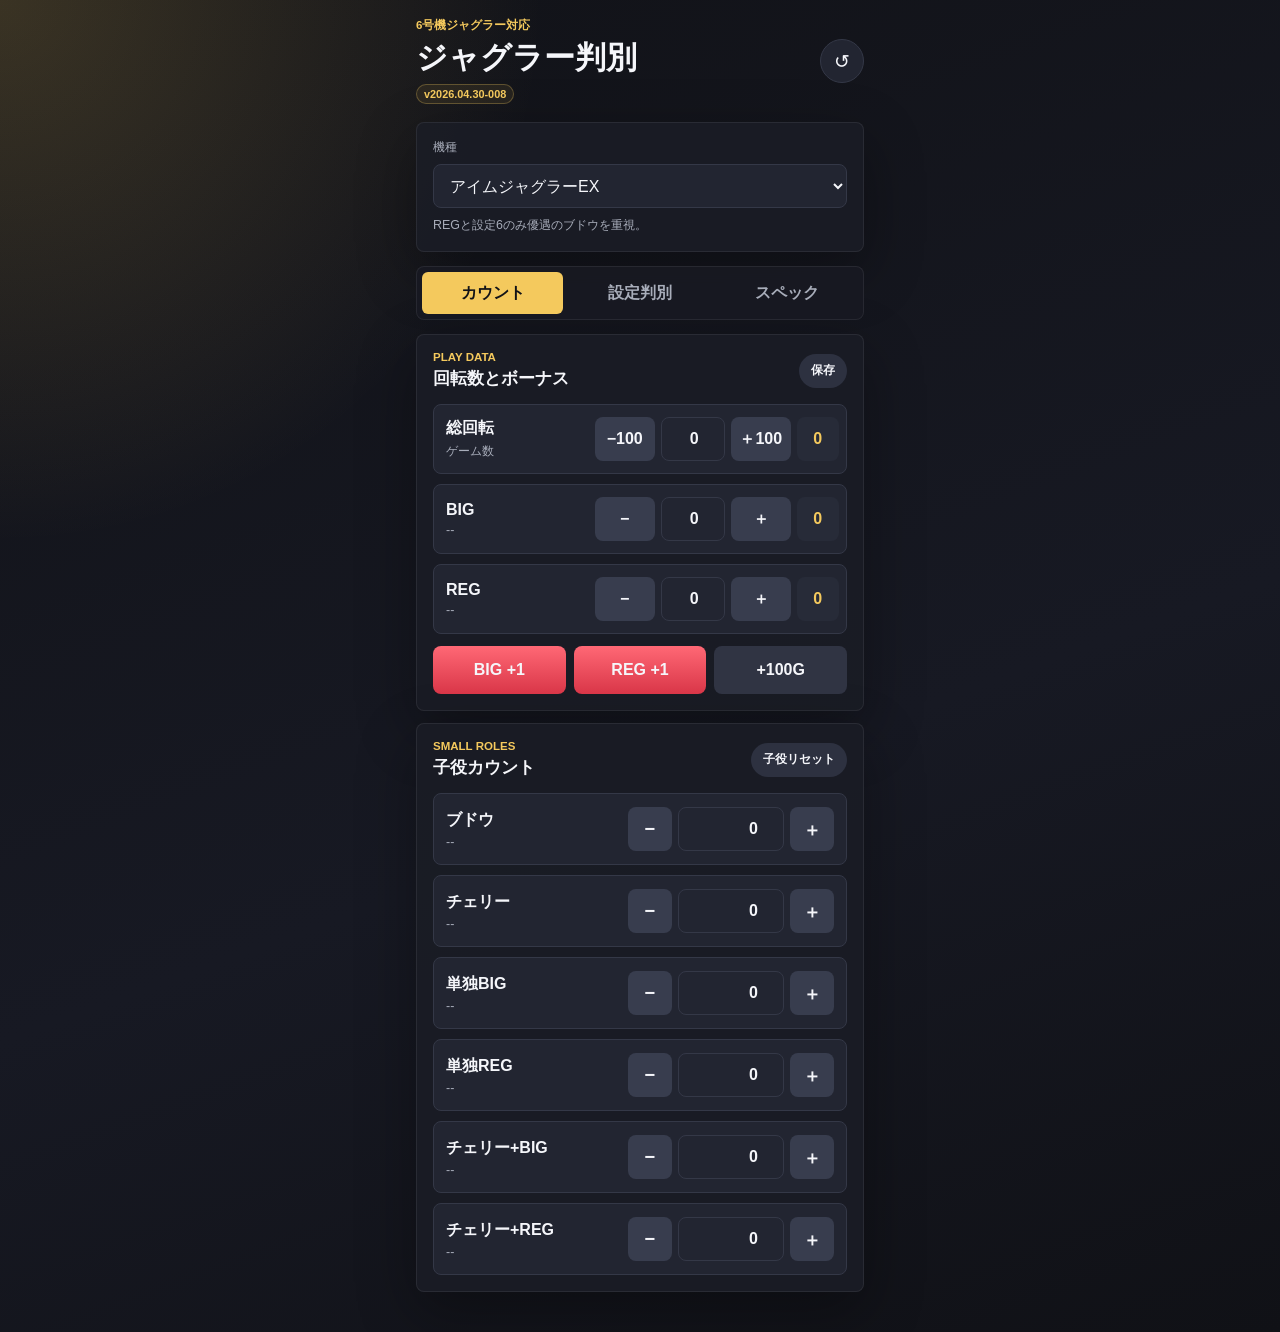
<file: index.html>
<!doctype html>
<html lang="ja">
  <head>
    <meta charset="utf-8">
    <meta name="viewport" content="width=device-width, initial-scale=1, maximum-scale=1, user-scalable=no, viewport-fit=cover">
    <meta name="theme-color" content="#111217">
    <meta http-equiv="Cache-Control" content="no-store">
    <meta http-equiv="Pragma" content="no-cache">
    <meta http-equiv="Expires" content="0">
    <meta name="apple-mobile-web-app-capable" content="yes">
    <meta name="apple-mobile-web-app-title" content="Juggler">
    <link rel="manifest" href="./manifest.webmanifest">
    <link rel="apple-touch-icon" href="./icon.svg">
    <title>Juggler Counter</title>
    <link rel="stylesheet" href="./styles.css?v=20260430-008">
  </head>
  <body>
    <main class="app-shell">
      <header class="topbar">
        <div>
          <p class="eyebrow">6号機ジャグラー対応</p>
          <h1>ジャグラー判別</h1>
          <span class="version-badge">v2026.04.30-008</span>
        </div>
        <button class="icon-button" id="resetAll" type="button" aria-label="全データをリセット">↺</button>
      </header>

      <section class="panel machine-panel">
        <label class="field-label" for="machineSelect">機種</label>
        <select id="machineSelect"></select>
        <p class="machine-note" id="machineNote"></p>
      </section>

      <nav class="tabs" aria-label="表示切替">
        <button class="tab is-active" data-tab="counter" type="button">カウント</button>
        <button class="tab" data-tab="judge" type="button">設定判別</button>
        <button class="tab" data-tab="spec" type="button">スペック</button>
      </nav>

      <section class="tab-page is-active" id="counterPage">
        <div class="panel">
          <div class="section-head">
            <div>
              <p class="eyebrow">Play Data</p>
              <h2>回転数とボーナス</h2>
            </div>
            <button class="mini-button" id="saveMemo" type="button">保存</button>
          </div>

          <div class="main-counter-list">
            <article class="main-counter-card">
              <div>
                <strong>総回転</strong>
                <span>ゲーム数</span>
              </div>
              <div class="main-controls">
                <button data-target="games" data-step="-100" type="button">−100</button>
                <input id="games" inputmode="numeric" pattern="[0-9]*" type="number" min="0" value="0">
                <button data-target="games" data-step="100" type="button">＋100</button>
                <button class="reset-one" data-reset="games" type="button">0</button>
              </div>
            </article>
            <article class="main-counter-card">
              <div>
                <strong>BIG</strong>
                <span id="bigQuickRate">--</span>
              </div>
              <div class="main-controls">
                <button data-target="big" data-step="-1" type="button">−</button>
                <input id="big" inputmode="numeric" pattern="[0-9]*" type="number" min="0" value="0">
                <button data-target="big" data-step="1" type="button">＋</button>
                <button class="reset-one" data-reset="big" type="button">0</button>
              </div>
            </article>
            <article class="main-counter-card">
              <div>
                <strong>REG</strong>
                <span id="regQuickRate">--</span>
              </div>
              <div class="main-controls">
                <button data-target="reg" data-step="-1" type="button">−</button>
                <input id="reg" inputmode="numeric" pattern="[0-9]*" type="number" min="0" value="0">
                <button data-target="reg" data-step="1" type="button">＋</button>
                <button class="reset-one" data-reset="reg" type="button">0</button>
              </div>
            </article>
          </div>

          <div class="quick-row">
            <button class="count-button glow" data-target="big" data-step="1" type="button">BIG +1</button>
            <button class="count-button glow" data-target="reg" data-step="1" type="button">REG +1</button>
            <button class="count-button" data-target="games" data-step="100" type="button">+100G</button>
          </div>
        </div>

        <div class="panel">
          <div class="section-head">
            <div>
              <p class="eyebrow">Small Roles</p>
              <h2>子役カウント</h2>
            </div>
            <button class="mini-button" id="resetCounts" type="button">子役リセット</button>
          </div>

          <div class="counter-list">
            <article class="counter-card">
              <div>
                <strong>ブドウ</strong>
                <span id="grapeRate">--</span>
              </div>
              <div class="stepper">
                <button data-target="grape" data-step="-1" type="button">−</button>
                <input id="grape" inputmode="numeric" pattern="[0-9]*" type="number" min="0" value="0">
                <button data-target="grape" data-step="1" type="button">＋</button>
              </div>
            </article>
            <article class="counter-card">
              <div>
                <strong>チェリー</strong>
                <span id="cherryRate">--</span>
              </div>
              <div class="stepper">
                <button data-target="cherry" data-step="-1" type="button">−</button>
                <input id="cherry" inputmode="numeric" pattern="[0-9]*" type="number" min="0" value="0">
                <button data-target="cherry" data-step="1" type="button">＋</button>
              </div>
            </article>
            <article class="counter-card">
              <div>
                <strong>単独BIG</strong>
                <span id="singleBigRate">--</span>
              </div>
              <div class="stepper">
                <button data-target="singleBig" data-step="-1" type="button">−</button>
                <input id="singleBig" inputmode="numeric" pattern="[0-9]*" type="number" min="0" value="0">
                <button data-target="singleBig" data-step="1" type="button">＋</button>
              </div>
            </article>
            <article class="counter-card">
              <div>
                <strong>単独REG</strong>
                <span id="singleRegRate">--</span>
              </div>
              <div class="stepper">
                <button data-target="singleReg" data-step="-1" type="button">−</button>
                <input id="singleReg" inputmode="numeric" pattern="[0-9]*" type="number" min="0" value="0">
                <button data-target="singleReg" data-step="1" type="button">＋</button>
              </div>
            </article>
            <article class="counter-card">
              <div>
                <strong>チェリー+BIG</strong>
                <span id="cherryBigRate">--</span>
              </div>
              <div class="stepper">
                <button data-target="cherryBig" data-step="-1" type="button">−</button>
                <input id="cherryBig" inputmode="numeric" pattern="[0-9]*" type="number" min="0" value="0">
                <button data-target="cherryBig" data-step="1" type="button">＋</button>
              </div>
            </article>
            <article class="counter-card">
              <div>
                <strong>チェリー+REG</strong>
                <span id="cherryRegRate">--</span>
              </div>
              <div class="stepper">
                <button data-target="cherryReg" data-step="-1" type="button">−</button>
                <input id="cherryReg" inputmode="numeric" pattern="[0-9]*" type="number" min="0" value="0">
                <button data-target="cherryReg" data-step="1" type="button">＋</button>
              </div>
            </article>
          </div>
        </div>
      </section>

      <section class="tab-page" id="judgePage">
        <div class="result-hero">
          <p>推定設定</p>
          <strong id="bestSetting">--</strong>
          <span id="confidenceLabel">データ待ち</span>
        </div>

        <div class="panel">
          <div class="metric-grid">
            <div><span>合算</span><strong id="totalRate">--</strong></div>
            <div><span>BIG</span><strong id="bigRate">--</strong></div>
            <div><span>REG</span><strong id="regRate">--</strong></div>
            <div><span>ブドウ</span><strong id="grapeMetric">--</strong></div>
          </div>
        </div>

        <div class="panel">
          <div class="section-head">
            <div>
              <p class="eyebrow">Probability</p>
              <h2>設定期待度</h2>
            </div>
            <span class="sample-badge" id="sampleBadge">0G</span>
          </div>
          <div class="prob-list" id="probList"></div>
          <p class="hint" id="judgeHint"></p>
        </div>
      </section>

      <section class="tab-page" id="specPage">
        <div class="panel">
          <div class="section-head">
            <div>
              <p class="eyebrow">Machine Spec</p>
              <h2>設定別スペック</h2>
            </div>
          </div>
          <div class="spec-table-wrap">
            <table class="spec-table">
              <thead>
                <tr>
                  <th>設定</th>
                  <th>BIG</th>
                  <th>REG</th>
                  <th>合算</th>
                  <th>ブドウ</th>
                  <th>機械割</th>
                </tr>
              </thead>
              <tbody id="specBody"></tbody>
            </table>
          </div>
          <p class="hint">掲載値は解析サイトの公表・独自調査値をもとにした推測用データです。実戦結果や収支を保証するものではありません。</p>
        </div>

        <div class="panel">
          <div class="section-head">
            <div>
              <p class="eyebrow">Judge Points</p>
              <h2>設定差の大きい判別要素</h2>
            </div>
          </div>
          <div class="factor-list" id="factorList"></div>
        </div>
      </section>
    </main>

    <script>
      if ("serviceWorker" in navigator) {
        navigator.serviceWorker.getRegistrations?.().then((registrations) => {
          registrations.forEach((registration) => registration.unregister());
        }).catch(() => {});
      }
      if ("caches" in window) {
        caches.keys().then((keys) => Promise.all(keys.map((key) => caches.delete(key)))).catch(() => {});
      }
    </script>
    <script src="./app.js?v=20260430-008"></script>
  </body>
</html>
</file>
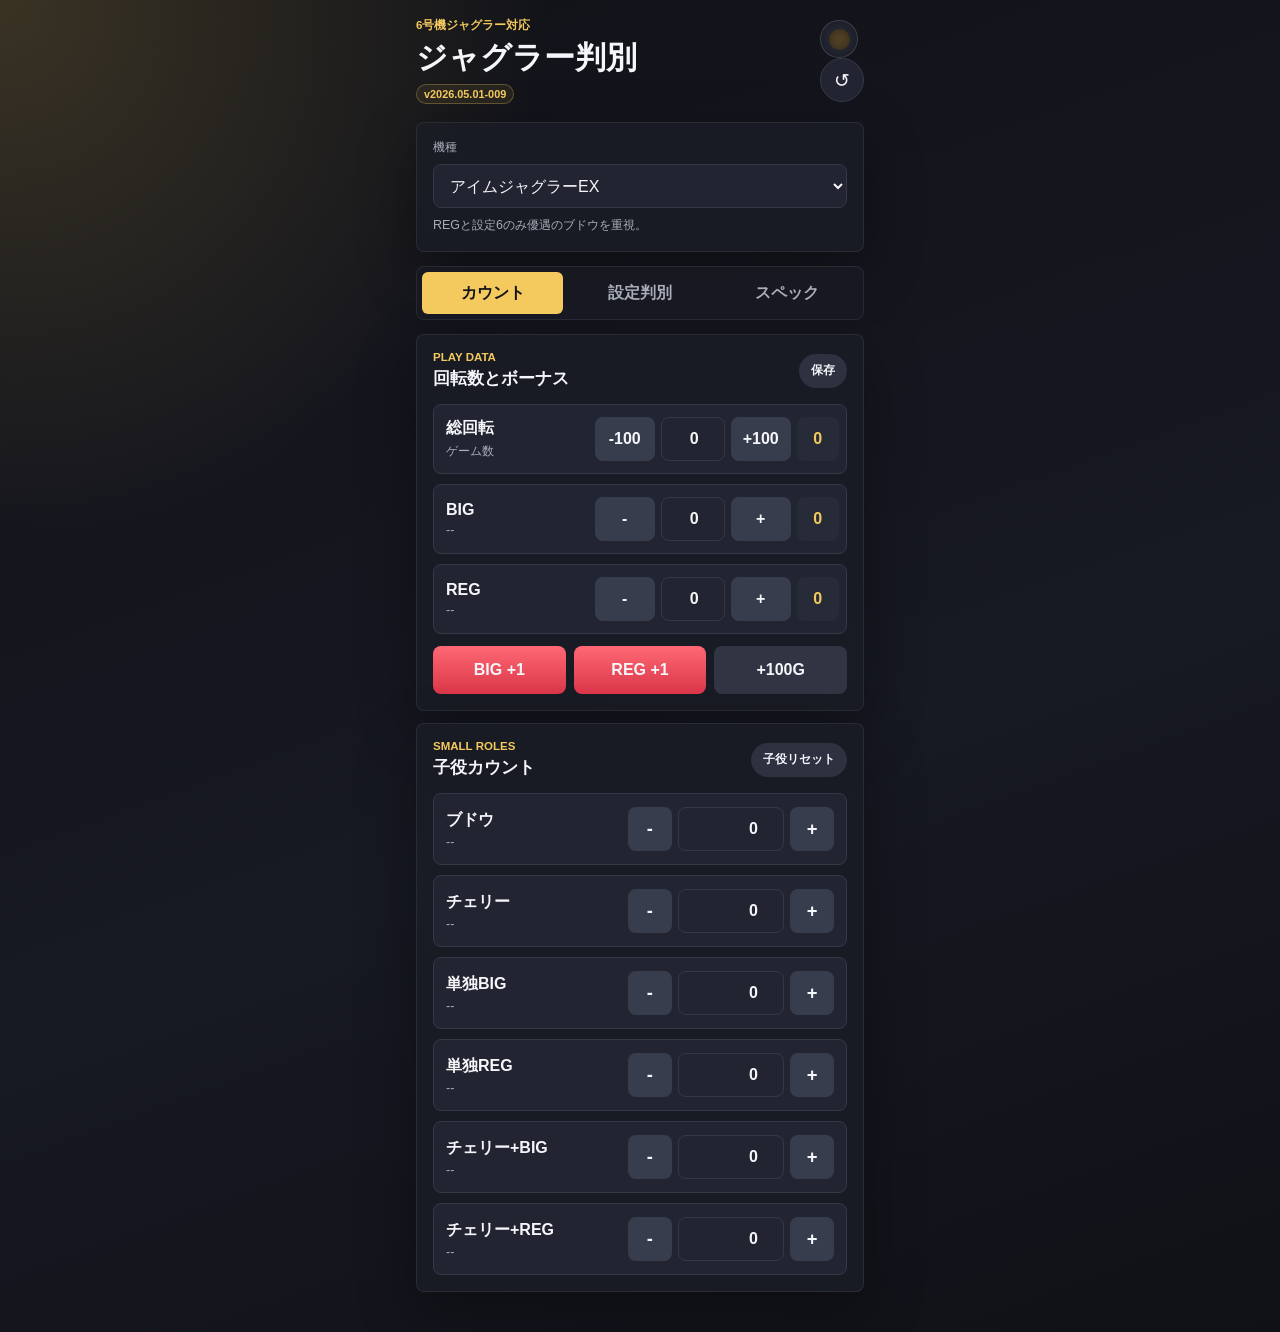
<file: index-v009.html>
<!doctype html>
<html lang="ja">
  <head>
    <meta charset="utf-8">
    <meta name="viewport" content="width=device-width, initial-scale=1, maximum-scale=1, user-scalable=no, viewport-fit=cover">
    <meta name="theme-color" content="#111217">
    <meta http-equiv="Cache-Control" content="no-store">
    <meta http-equiv="Pragma" content="no-cache">
    <meta http-equiv="Expires" content="0">
    <meta name="apple-mobile-web-app-capable" content="yes">
    <meta name="apple-mobile-web-app-title" content="Juggler">
    <link rel="manifest" href="./manifest.webmanifest">
    <link rel="apple-touch-icon" href="./icon.svg">
    <title>Juggler Counter</title>
    <link rel="stylesheet" href="./styles.css?v=20260501-009">
  </head>
  <body>
    <main class="app-shell">
      <header class="topbar">
        <div>
          <p class="eyebrow">6号機ジャグラー対応</p>
          <h1>ジャグラー判別</h1>
          <span class="version-badge">v2026.05.01-009</span>
        </div>
        <div class="top-actions">
          <div class="count-lamp" id="countLamp" aria-hidden="true"><span></span></div>
          <button class="icon-button" id="resetAll" type="button" aria-label="全データをリセット">↺</button>
        </div>
      </header>

      <section class="panel machine-panel">
        <label class="field-label" for="machineSelect">機種</label>
        <select id="machineSelect"></select>
        <p class="machine-note" id="machineNote"></p>
      </section>

      <nav class="tabs" aria-label="表示切替">
        <button class="tab is-active" data-tab="counter" type="button">カウント</button>
        <button class="tab" data-tab="judge" type="button">設定判別</button>
        <button class="tab" data-tab="spec" type="button">スペック</button>
      </nav>

      <section class="tab-page is-active" id="counterPage">
        <div class="panel">
          <div class="section-head">
            <div>
              <p class="eyebrow">Play Data</p>
              <h2>回転数とボーナス</h2>
            </div>
            <button class="mini-button" id="saveMemo" type="button">保存</button>
          </div>

          <div class="main-counter-list">
            <article class="main-counter-card">
              <div>
                <strong>総回転</strong>
                <span>ゲーム数</span>
              </div>
              <div class="main-controls">
                <button data-target="games" data-step="-100" type="button">-100</button>
                <input id="games" inputmode="numeric" pattern="[0-9]*" type="number" min="0" value="0">
                <button data-target="games" data-step="100" type="button">+100</button>
                <button class="reset-one" data-reset="games" type="button">0</button>
              </div>
            </article>
            <article class="main-counter-card">
              <div>
                <strong>BIG</strong>
                <span id="bigQuickRate">--</span>
              </div>
              <div class="main-controls">
                <button data-target="big" data-step="-1" type="button">-</button>
                <input id="big" inputmode="numeric" pattern="[0-9]*" type="number" min="0" value="0">
                <button data-target="big" data-step="1" type="button">+</button>
                <button class="reset-one" data-reset="big" type="button">0</button>
              </div>
            </article>
            <article class="main-counter-card">
              <div>
                <strong>REG</strong>
                <span id="regQuickRate">--</span>
              </div>
              <div class="main-controls">
                <button data-target="reg" data-step="-1" type="button">-</button>
                <input id="reg" inputmode="numeric" pattern="[0-9]*" type="number" min="0" value="0">
                <button data-target="reg" data-step="1" type="button">+</button>
                <button class="reset-one" data-reset="reg" type="button">0</button>
              </div>
            </article>
          </div>

          <div class="quick-row">
            <button class="count-button glow" data-target="big" data-step="1" type="button">BIG +1</button>
            <button class="count-button glow" data-target="reg" data-step="1" type="button">REG +1</button>
            <button class="count-button" data-target="games" data-step="100" type="button">+100G</button>
          </div>
        </div>

        <div class="panel">
          <div class="section-head">
            <div>
              <p class="eyebrow">Small Roles</p>
              <h2>子役カウント</h2>
            </div>
            <button class="mini-button" id="resetCounts" type="button">子役リセット</button>
          </div>

          <div class="counter-list">
            <article class="counter-card">
              <div>
                <strong>ブドウ</strong>
                <span id="grapeRate">--</span>
              </div>
              <div class="stepper">
                <button data-target="grape" data-step="-1" type="button">-</button>
                <input id="grape" inputmode="numeric" pattern="[0-9]*" type="number" min="0" value="0">
                <button data-target="grape" data-step="1" type="button">+</button>
              </div>
            </article>
            <article class="counter-card">
              <div>
                <strong>チェリー</strong>
                <span id="cherryRate">--</span>
              </div>
              <div class="stepper">
                <button data-target="cherry" data-step="-1" type="button">-</button>
                <input id="cherry" inputmode="numeric" pattern="[0-9]*" type="number" min="0" value="0">
                <button data-target="cherry" data-step="1" type="button">+</button>
              </div>
            </article>
            <article class="counter-card">
              <div>
                <strong>単独BIG</strong>
                <span id="singleBigRate">--</span>
              </div>
              <div class="stepper">
                <button data-target="singleBig" data-step="-1" type="button">-</button>
                <input id="singleBig" inputmode="numeric" pattern="[0-9]*" type="number" min="0" value="0">
                <button data-target="singleBig" data-step="1" type="button">+</button>
              </div>
            </article>
            <article class="counter-card">
              <div>
                <strong>単独REG</strong>
                <span id="singleRegRate">--</span>
              </div>
              <div class="stepper">
                <button data-target="singleReg" data-step="-1" type="button">-</button>
                <input id="singleReg" inputmode="numeric" pattern="[0-9]*" type="number" min="0" value="0">
                <button data-target="singleReg" data-step="1" type="button">+</button>
              </div>
            </article>
            <article class="counter-card">
              <div>
                <strong>チェリー+BIG</strong>
                <span id="cherryBigRate">--</span>
              </div>
              <div class="stepper">
                <button data-target="cherryBig" data-step="-1" type="button">-</button>
                <input id="cherryBig" inputmode="numeric" pattern="[0-9]*" type="number" min="0" value="0">
                <button data-target="cherryBig" data-step="1" type="button">+</button>
              </div>
            </article>
            <article class="counter-card">
              <div>
                <strong>チェリー+REG</strong>
                <span id="cherryRegRate">--</span>
              </div>
              <div class="stepper">
                <button data-target="cherryReg" data-step="-1" type="button">-</button>
                <input id="cherryReg" inputmode="numeric" pattern="[0-9]*" type="number" min="0" value="0">
                <button data-target="cherryReg" data-step="1" type="button">+</button>
              </div>
            </article>
          </div>
        </div>
      </section>

      <section class="tab-page" id="judgePage">
        <div class="result-hero">
          <p>推定設定</p>
          <strong id="bestSetting">--</strong>
          <span id="confidenceLabel">データ待ち</span>
        </div>

        <div class="panel">
          <div class="metric-grid">
            <div><span>合算</span><strong id="totalRate">--</strong></div>
            <div><span>BIG</span><strong id="bigRate">--</strong></div>
            <div><span>REG</span><strong id="regRate">--</strong></div>
            <div><span>ブドウ</span><strong id="grapeMetric">--</strong></div>
          </div>
        </div>

        <div class="panel">
          <div class="section-head">
            <div>
              <p class="eyebrow">Probability</p>
              <h2>設定期待度</h2>
            </div>
            <span class="sample-badge" id="sampleBadge">0G</span>
          </div>
          <div class="prob-list" id="probList"></div>
          <p class="hint" id="judgeHint"></p>
        </div>
      </section>

      <section class="tab-page" id="specPage">
        <div class="panel">
          <div class="section-head">
            <div>
              <p class="eyebrow">Machine Spec</p>
              <h2>設定別スペック</h2>
            </div>
          </div>
          <div class="spec-table-wrap">
            <table class="spec-table">
              <thead>
                <tr>
                  <th>設定</th>
                  <th>BIG</th>
                  <th>REG</th>
                  <th>合算</th>
                  <th>ブドウ</th>
                  <th>機械割</th>
                </tr>
              </thead>
              <tbody id="specBody"></tbody>
            </table>
          </div>
          <p class="hint">掲載値は解析サイトの公表・独自調査値をもとにした推測用データです。実戦結果や収支を保証するものではありません。</p>
        </div>

        <div class="panel">
          <div class="section-head">
            <div>
              <p class="eyebrow">Judge Points</p>
              <h2>設定差の大きい判別要素</h2>
            </div>
          </div>
          <div class="factor-list" id="factorList"></div>
        </div>
      </section>
    </main>

    <script>
      if ("serviceWorker" in navigator) {
        navigator.serviceWorker.getRegistrations?.().then((registrations) => {
          registrations.forEach((registration) => registration.unregister());
        }).catch(() => {});
      }
      if ("caches" in window) {
        caches.keys().then((keys) => Promise.all(keys.map((key) => caches.delete(key)))).catch(() => {});
      }
    </script>
    <script src="./app.js?v=20260501-009"></script>
  </body>
</html>
</file>
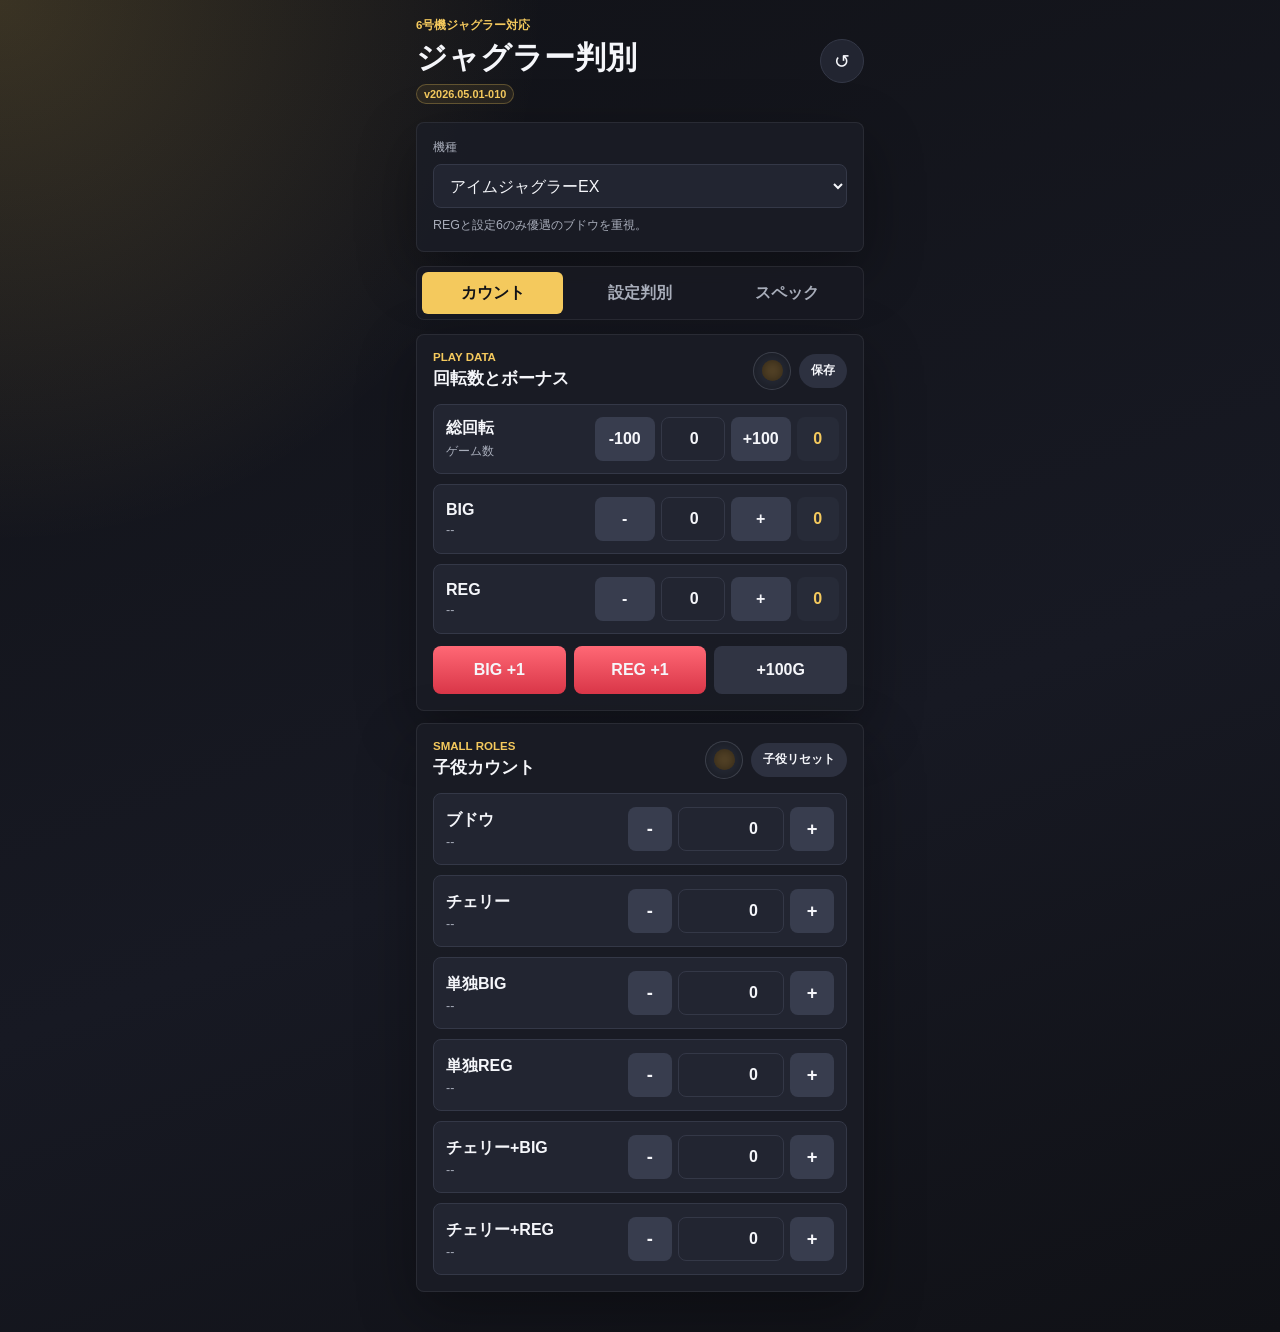
<file: index-v010.html>
<!doctype html>
<html lang="ja">
  <head>
    <meta charset="utf-8">
    <meta name="viewport" content="width=device-width, initial-scale=1, maximum-scale=1, user-scalable=no, viewport-fit=cover">
    <meta name="theme-color" content="#111217">
    <meta http-equiv="Cache-Control" content="no-store">
    <meta http-equiv="Pragma" content="no-cache">
    <meta http-equiv="Expires" content="0">
    <meta name="apple-mobile-web-app-capable" content="yes">
    <meta name="apple-mobile-web-app-title" content="Juggler">
    <link rel="manifest" href="./manifest.webmanifest">
    <link rel="apple-touch-icon" href="./icon.svg">
    <title>Juggler Counter</title>
    <link rel="stylesheet" href="./styles.css?v=20260501-010">
  </head>
  <body>
    <main class="app-shell">
      <header class="topbar">
        <div>
          <p class="eyebrow">6号機ジャグラー対応</p>
          <h1>ジャグラー判別</h1>
          <span class="version-badge">v2026.05.01-010</span>
        </div>
        <button class="icon-button" id="resetAll" type="button" aria-label="全データをリセット">↺</button>
      </header>

      <section class="panel machine-panel">
        <label class="field-label" for="machineSelect">機種</label>
        <select id="machineSelect"></select>
        <p class="machine-note" id="machineNote"></p>
      </section>

      <nav class="tabs" aria-label="表示切替">
        <button class="tab is-active" data-tab="counter" type="button">カウント</button>
        <button class="tab" data-tab="judge" type="button">設定判別</button>
        <button class="tab" data-tab="spec" type="button">スペック</button>
      </nav>

      <section class="tab-page is-active" id="counterPage">
        <div class="panel">
          <div class="section-head">
            <div>
              <p class="eyebrow">Play Data</p>
              <h2>回転数とボーナス</h2>
            </div>
            <div class="section-actions">
              <div class="count-lamp" id="mainLamp" aria-hidden="true"><span></span></div>
              <button class="mini-button" id="saveMemo" type="button">保存</button>
            </div>
          </div>

          <div class="main-counter-list">
            <article class="main-counter-card">
              <div>
                <strong>総回転</strong>
                <span>ゲーム数</span>
              </div>
              <div class="main-controls">
                <button data-target="games" data-step="-100" type="button">-100</button>
                <input id="games" inputmode="numeric" pattern="[0-9]*" type="number" min="0" value="0">
                <button data-target="games" data-step="100" type="button">+100</button>
                <button class="reset-one" data-reset="games" type="button">0</button>
              </div>
            </article>
            <article class="main-counter-card">
              <div>
                <strong>BIG</strong>
                <span id="bigQuickRate">--</span>
              </div>
              <div class="main-controls">
                <button data-target="big" data-step="-1" type="button">-</button>
                <input id="big" inputmode="numeric" pattern="[0-9]*" type="number" min="0" value="0">
                <button data-target="big" data-step="1" type="button">+</button>
                <button class="reset-one" data-reset="big" type="button">0</button>
              </div>
            </article>
            <article class="main-counter-card">
              <div>
                <strong>REG</strong>
                <span id="regQuickRate">--</span>
              </div>
              <div class="main-controls">
                <button data-target="reg" data-step="-1" type="button">-</button>
                <input id="reg" inputmode="numeric" pattern="[0-9]*" type="number" min="0" value="0">
                <button data-target="reg" data-step="1" type="button">+</button>
                <button class="reset-one" data-reset="reg" type="button">0</button>
              </div>
            </article>
          </div>

          <div class="quick-row">
            <button class="count-button glow" data-target="big" data-step="1" type="button">BIG +1</button>
            <button class="count-button glow" data-target="reg" data-step="1" type="button">REG +1</button>
            <button class="count-button" data-target="games" data-step="100" type="button">+100G</button>
          </div>
        </div>

        <div class="panel">
          <div class="section-head">
            <div>
              <p class="eyebrow">Small Roles</p>
              <h2>子役カウント</h2>
            </div>
            <div class="section-actions">
              <div class="count-lamp" id="roleLamp" aria-hidden="true"><span></span></div>
              <button class="mini-button" id="resetCounts" type="button">子役リセット</button>
            </div>
          </div>

          <div class="counter-list">
            <article class="counter-card">
              <div>
                <strong>ブドウ</strong>
                <span id="grapeRate">--</span>
              </div>
              <div class="stepper">
                <button data-target="grape" data-step="-1" type="button">-</button>
                <input id="grape" inputmode="numeric" pattern="[0-9]*" type="number" min="0" value="0">
                <button data-target="grape" data-step="1" type="button">+</button>
              </div>
            </article>
            <article class="counter-card">
              <div>
                <strong>チェリー</strong>
                <span id="cherryRate">--</span>
              </div>
              <div class="stepper">
                <button data-target="cherry" data-step="-1" type="button">-</button>
                <input id="cherry" inputmode="numeric" pattern="[0-9]*" type="number" min="0" value="0">
                <button data-target="cherry" data-step="1" type="button">+</button>
              </div>
            </article>
            <article class="counter-card">
              <div>
                <strong>単独BIG</strong>
                <span id="singleBigRate">--</span>
              </div>
              <div class="stepper">
                <button data-target="singleBig" data-step="-1" type="button">-</button>
                <input id="singleBig" inputmode="numeric" pattern="[0-9]*" type="number" min="0" value="0">
                <button data-target="singleBig" data-step="1" type="button">+</button>
              </div>
            </article>
            <article class="counter-card">
              <div>
                <strong>単独REG</strong>
                <span id="singleRegRate">--</span>
              </div>
              <div class="stepper">
                <button data-target="singleReg" data-step="-1" type="button">-</button>
                <input id="singleReg" inputmode="numeric" pattern="[0-9]*" type="number" min="0" value="0">
                <button data-target="singleReg" data-step="1" type="button">+</button>
              </div>
            </article>
            <article class="counter-card">
              <div>
                <strong>チェリー+BIG</strong>
                <span id="cherryBigRate">--</span>
              </div>
              <div class="stepper">
                <button data-target="cherryBig" data-step="-1" type="button">-</button>
                <input id="cherryBig" inputmode="numeric" pattern="[0-9]*" type="number" min="0" value="0">
                <button data-target="cherryBig" data-step="1" type="button">+</button>
              </div>
            </article>
            <article class="counter-card">
              <div>
                <strong>チェリー+REG</strong>
                <span id="cherryRegRate">--</span>
              </div>
              <div class="stepper">
                <button data-target="cherryReg" data-step="-1" type="button">-</button>
                <input id="cherryReg" inputmode="numeric" pattern="[0-9]*" type="number" min="0" value="0">
                <button data-target="cherryReg" data-step="1" type="button">+</button>
              </div>
            </article>
          </div>
        </div>
      </section>

      <section class="tab-page" id="judgePage">
        <div class="result-hero">
          <p>推定設定</p>
          <strong id="bestSetting">--</strong>
          <span id="confidenceLabel">データ待ち</span>
        </div>

        <div class="panel">
          <div class="metric-grid">
            <div><span>合算</span><strong id="totalRate">--</strong></div>
            <div><span>BIG</span><strong id="bigRate">--</strong></div>
            <div><span>REG</span><strong id="regRate">--</strong></div>
            <div><span>ブドウ</span><strong id="grapeMetric">--</strong></div>
          </div>
        </div>

        <div class="panel">
          <div class="section-head">
            <div>
              <p class="eyebrow">Probability</p>
              <h2>設定期待度</h2>
            </div>
            <span class="sample-badge" id="sampleBadge">0G</span>
          </div>
          <div class="prob-list" id="probList"></div>
          <p class="hint" id="judgeHint"></p>
        </div>
      </section>

      <section class="tab-page" id="specPage">
        <div class="panel">
          <div class="section-head">
            <div>
              <p class="eyebrow">Machine Spec</p>
              <h2>設定別スペック</h2>
            </div>
          </div>
          <div class="spec-table-wrap">
            <table class="spec-table">
              <thead>
                <tr>
                  <th>設定</th>
                  <th>BIG</th>
                  <th>REG</th>
                  <th>合算</th>
                  <th>ブドウ</th>
                  <th>機械割</th>
                </tr>
              </thead>
              <tbody id="specBody"></tbody>
            </table>
          </div>
          <p class="hint">掲載値は解析サイトの公表・独自調査値をもとにした推測用データです。実戦結果や収支を保証するものではありません。</p>
        </div>

        <div class="panel">
          <div class="section-head">
            <div>
              <p class="eyebrow">Judge Points</p>
              <h2>設定差の大きい判別要素</h2>
            </div>
          </div>
          <div class="factor-list" id="factorList"></div>
        </div>
      </section>
    </main>

    <script>
      if ("serviceWorker" in navigator) {
        navigator.serviceWorker.getRegistrations?.().then((registrations) => {
          registrations.forEach((registration) => registration.unregister());
        }).catch(() => {});
      }
      if ("caches" in window) {
        caches.keys().then((keys) => Promise.all(keys.map((key) => caches.delete(key)))).catch(() => {});
      }
    </script>
    <script src="./app.js?v=20260501-010"></script>
  </body>
</html>
</file>
<file: styles.css>
:root {
  color-scheme: dark;
  --bg: #111217;
  --panel: #1b1d25;
  --panel-2: #222531;
  --line: #343847;
  --text: #f5f6fa;
  --muted: #a8adba;
  --gold: #f4c95d;
  --red: #ff4f5e;
  --green: #4ed6a5;
  --blue: #7bb8ff;
  --shadow: 0 20px 60px rgba(0, 0, 0, 0.32);
  font-family: -apple-system, BlinkMacSystemFont, "Segoe UI", sans-serif;
}

* {
  box-sizing: border-box;
}

html {
  touch-action: manipulation;
  -webkit-text-size-adjust: 100%;
}

body {
  margin: 0;
  min-height: 100vh;
  background:
    radial-gradient(circle at top left, rgba(244, 201, 93, 0.18), transparent 34rem),
    linear-gradient(160deg, #111217 0%, #171923 58%, #101116 100%);
  color: var(--text);
  overscroll-behavior: none;
}

button,
input,
select {
  font: inherit;
}

button {
  color: inherit;
  -webkit-tap-highlight-color: transparent;
  touch-action: manipulation;
  user-select: none;
  -webkit-user-select: none;
}

.app-shell,
.counter-card,
.main-counter-card,
.quick-row,
.stepper,
.main-controls {
  touch-action: manipulation;
}

.app-shell {
  width: min(100%, 480px);
  min-height: 100vh;
  margin: 0 auto;
  padding: calc(env(safe-area-inset-top) + 18px) 16px calc(env(safe-area-inset-bottom) + 28px);
}

.topbar,
.section-head,
.quick-row,
.tabs {
  display: flex;
  align-items: center;
}

.topbar,
.section-head {
  justify-content: space-between;
  gap: 14px;
}

.topbar {
  margin-bottom: 18px;
}

.section-actions {
  display: flex;
  align-items: center;
  justify-content: flex-end;
  gap: 8px;
}

.count-lamp {
  flex: 0 0 auto;
  width: 38px;
  height: 38px;
  display: grid;
  place-items: center;
  border-radius: 50%;
  background: #262a36;
  border: 1px solid rgba(255, 255, 255, 0.10);
  box-shadow: inset 0 0 16px rgba(0, 0, 0, 0.42);
}

.count-lamp span {
  width: 21px;
  height: 21px;
  border-radius: 50%;
  background: #574528;
  box-shadow: inset 0 0 12px rgba(0, 0, 0, 0.45);
}

.count-lamp.is-lit {
  border-color: rgba(255, 243, 164, 0.95);
  box-shadow: 0 0 0 3px rgba(244, 201, 93, 0.20), 0 0 32px rgba(255, 214, 92, 0.92);
}

.count-lamp.is-lit span {
  background: #fff3a4;
  box-shadow: 0 0 18px rgba(255, 243, 164, 1), 0 0 42px rgba(244, 201, 93, 0.95);
}

.eyebrow {
  margin: 0 0 4px;
  color: var(--gold);
  font-size: 0.72rem;
  font-weight: 800;
  letter-spacing: 0;
  text-transform: uppercase;
}

h1,
h2 {
  margin: 0;
  letter-spacing: 0;
}

h1 {
  font-size: 1.92rem;
}

.version-badge {
  display: inline-block;
  margin-top: 5px;
  padding: 3px 7px;
  border: 1px solid rgba(244, 201, 93, 0.28);
  border-radius: 999px;
  color: var(--gold);
  background: rgba(244, 201, 93, 0.08);
  font-size: 0.68rem;
  font-weight: 800;
}

h2 {
  font-size: 1.05rem;
}

.panel {
  margin: 12px 0;
  padding: 16px;
  background: rgba(27, 29, 37, 0.92);
  border: 1px solid rgba(255, 255, 255, 0.07);
  border-radius: 8px;
  box-shadow: var(--shadow);
}

.machine-panel {
  display: grid;
  gap: 8px;
}

.field-label,
.number-field span,
.metric-grid span,
.counter-card span {
  color: var(--muted);
  font-size: 0.78rem;
}

select,
input {
  width: 100%;
  min-height: 44px;
  color: var(--text);
  background: var(--panel-2);
  border: 1px solid var(--line);
  border-radius: 8px;
  outline: none;
}

select {
  padding: 0 12px;
}

input {
  padding: 0 10px;
  text-align: right;
  font-weight: 800;
}

input:focus,
select:focus {
  border-color: var(--gold);
  box-shadow: 0 0 0 3px rgba(244, 201, 93, 0.12);
}

.machine-note,
.hint {
  margin: 0;
  color: var(--muted);
  font-size: 0.78rem;
  line-height: 1.55;
}

.tabs {
  position: sticky;
  top: env(safe-area-inset-top);
  z-index: 5;
  gap: 6px;
  margin: 14px 0;
  padding: 5px;
  background: rgba(24, 26, 34, 0.92);
  border: 1px solid rgba(255, 255, 255, 0.07);
  border-radius: 8px;
  backdrop-filter: blur(16px);
}

.tab {
  flex: 1;
  min-height: 42px;
  background: transparent;
  border: 0;
  border-radius: 6px;
  color: var(--muted);
  font-weight: 800;
}

.tab.is-active {
  color: #111217;
  background: var(--gold);
}

.tab-page {
  display: none;
}

.tab-page.is-active {
  display: block;
}

.icon-button,
.mini-button,
.count-button,
.stepper button {
  border: 0;
  cursor: pointer;
}

.icon-button {
  width: 44px;
  height: 44px;
  border-radius: 50%;
  background: var(--panel-2);
  border: 1px solid var(--line);
  font-size: 1.2rem;
}

.mini-button {
  min-height: 34px;
  padding: 0 12px;
  border-radius: 999px;
  background: #2d3140;
  color: var(--text);
  font-size: 0.78rem;
  font-weight: 800;
}

.number-grid {
  display: grid;
  grid-template-columns: 1.3fr 1fr 1fr;
  gap: 10px;
  margin-top: 14px;
}

.main-counter-list {
  display: grid;
  gap: 10px;
  margin-top: 14px;
}

.main-counter-card {
  display: grid;
  grid-template-columns: minmax(72px, 0.58fr) minmax(190px, 1fr);
  gap: 10px;
  align-items: center;
  padding: 12px;
  background: var(--panel-2);
  border: 1px solid var(--line);
  border-radius: 8px;
}

.main-counter-card strong,
.main-counter-card span {
  display: block;
}

.main-counter-card strong {
  margin-bottom: 4px;
}

.main-counter-card span {
  color: var(--muted);
  font-size: 0.78rem;
}

.main-controls {
  display: grid;
  grid-template-columns: 60px minmax(64px, 1fr) 60px 42px;
  gap: 6px;
}

.main-controls button {
  min-height: 44px;
  border: 0;
  border-radius: 8px;
  background: #383d4e;
  color: var(--text);
  font-weight: 900;
  font-variant-numeric: tabular-nums;
}

.main-controls .reset-one {
  background: #272b38;
  color: var(--gold);
}

.number-field {
  display: grid;
  gap: 6px;
}

.quick-row {
  gap: 8px;
  margin-top: 12px;
}

.count-button {
  flex: 1;
  min-height: 48px;
  border-radius: 8px;
  background: #303443;
  color: var(--text);
  font-weight: 900;
  transition: filter 120ms ease, box-shadow 120ms ease, transform 120ms ease;
}

.count-button.glow {
  background: linear-gradient(180deg, #ff6875, #d93648);
}

.counter-list {
  display: grid;
  gap: 10px;
  margin-top: 14px;
}

.counter-card {
  position: relative;
  display: grid;
  grid-template-columns: minmax(98px, 1fr) minmax(160px, 1.2fr);
  gap: 10px;
  align-items: center;
  min-height: 72px;
  padding: 12px;
  background: var(--panel-2);
  border: 1px solid var(--line);
  border-radius: 8px;
  overflow: hidden;
  transition: border-color 140ms ease, box-shadow 140ms ease, transform 140ms ease;
}

.counter-card strong,
.counter-card span {
  display: block;
}

.counter-card strong {
  margin-bottom: 4px;
}

.stepper {
  display: grid;
  grid-template-columns: 44px 1fr 44px;
  gap: 6px;
}

.stepper button {
  min-height: 44px;
  border-radius: 8px;
  background: #383d4e;
  font-size: 1.15rem;
  font-weight: 900;
}

.result-hero {
  display: grid;
  place-items: center;
  min-height: 190px;
  margin: 12px 0;
  padding: 24px;
  text-align: center;
  background:
    linear-gradient(180deg, rgba(255, 79, 94, 0.9), rgba(190, 35, 52, 0.92)),
    #c92d3f;
  border-radius: 8px;
  box-shadow: var(--shadow);
}

.result-hero p,
.result-hero span {
  margin: 0;
}

.result-hero p {
  color: rgba(255, 255, 255, 0.78);
  font-weight: 800;
}

.result-hero strong {
  font-size: 4.8rem;
  line-height: 1;
}

.result-hero span {
  font-weight: 800;
}

.metric-grid {
  display: grid;
  grid-template-columns: repeat(2, 1fr);
  gap: 10px;
}

.metric-grid div {
  min-height: 76px;
  padding: 12px;
  background: var(--panel-2);
  border: 1px solid var(--line);
  border-radius: 8px;
}

.metric-grid strong {
  display: block;
  margin-top: 6px;
  font-size: 1.2rem;
}

.sample-badge {
  padding: 6px 10px;
  border-radius: 999px;
  background: rgba(78, 214, 165, 0.14);
  color: var(--green);
  font-weight: 900;
  font-size: 0.78rem;
}

.prob-list {
  display: grid;
  gap: 10px;
  margin: 14px 0;
}

.prob-row {
  display: grid;
  grid-template-columns: 46px 1fr 52px;
  gap: 10px;
  align-items: center;
}

.prob-row strong {
  color: var(--gold);
}

.bar-track {
  height: 12px;
  overflow: hidden;
  background: #333747;
  border-radius: 999px;
}

.bar-fill {
  height: 100%;
  min-width: 3px;
  background: linear-gradient(90deg, var(--gold), var(--green));
  border-radius: inherit;
}

.prob-row span {
  text-align: right;
  color: var(--muted);
  font-variant-numeric: tabular-nums;
}

.spec-table-wrap {
  overflow-x: auto;
  margin-top: 14px;
}

.spec-table {
  width: 100%;
  border-collapse: collapse;
  min-width: 520px;
}

.spec-table th,
.spec-table td {
  padding: 10px 8px;
  border-bottom: 1px solid var(--line);
  text-align: right;
  white-space: nowrap;
  font-size: 0.82rem;
}

.spec-table th:first-child,
.spec-table td:first-child {
  text-align: left;
  color: var(--gold);
  font-weight: 900;
}

.spec-table th {
  color: var(--muted);
  font-weight: 800;
}

.factor-list {
  display: grid;
  gap: 10px;
  margin-top: 14px;
}

.factor-card {
  display: grid;
  gap: 8px;
  padding: 12px;
  background: var(--panel-2);
  border: 1px solid var(--line);
  border-radius: 8px;
}

.factor-title {
  display: flex;
  align-items: center;
  justify-content: space-between;
  gap: 10px;
}

.factor-title strong {
  font-size: 0.98rem;
}

.factor-rank {
  flex: 0 0 auto;
  padding: 5px 8px;
  border-radius: 999px;
  background: rgba(244, 201, 93, 0.14);
  color: var(--gold);
  font-size: 0.72rem;
  font-weight: 900;
}

.factor-card p {
  margin: 0;
  color: var(--muted);
  font-size: 0.78rem;
  line-height: 1.55;
}

.factor-values {
  display: grid;
  grid-template-columns: repeat(6, 1fr);
  gap: 5px;
}

.factor-values span {
  min-height: 42px;
  padding: 6px 4px;
  background: #181b24;
  border: 1px solid rgba(255, 255, 255, 0.06);
  border-radius: 6px;
  text-align: center;
  color: var(--muted);
  font-size: 0.68rem;
  line-height: 1.35;
}

.factor-values b {
  display: block;
  color: var(--text);
  font-size: 0.72rem;
}

@media (max-width: 380px) {
  .app-shell {
    padding-left: 12px;
    padding-right: 12px;
  }

  h1 {
    font-size: 1.62rem;
  }

  .number-grid {
    grid-template-columns: 1fr;
  }

  .main-counter-card {
    grid-template-columns: 1fr;
  }

  .counter-card {
    grid-template-columns: 1fr;
  }

  .result-hero strong {
    font-size: 4rem;
  }

  .factor-values {
    grid-template-columns: repeat(3, 1fr);
  }
}

@media (orientation: landscape) and (max-height: 520px) and (min-width: 640px) {
  .app-shell {
    width: min(100%, 920px);
    padding: calc(env(safe-area-inset-top) + 10px) 12px calc(env(safe-area-inset-bottom) + 14px);
  }

  .topbar {
    margin-bottom: 8px;
  }

  h1 {
    font-size: 1.42rem;
  }

  h2 {
    font-size: 0.98rem;
  }

  .machine-panel {
    grid-template-columns: 58px minmax(260px, 1fr) minmax(260px, 1fr);
    align-items: center;
    padding: 10px 12px;
  }

  .machine-note {
    font-size: 0.72rem;
  }

  .tabs {
    top: 0;
    margin: 8px 0;
    min-height: 40px;
  }

  .tab {
    min-height: 34px;
    font-size: 0.82rem;
  }

  .panel {
    margin: 8px 0;
    padding: 12px;
  }

  #counterPage.is-active {
    display: grid;
    grid-template-columns: minmax(300px, 0.72fr) minmax(420px, 1fr);
    gap: 10px;
    align-items: start;
  }

  .number-grid {
    grid-template-columns: 1fr;
    gap: 8px;
    margin-top: 10px;
  }

  .main-counter-list {
    gap: 8px;
    margin-top: 10px;
  }

  .main-counter-card {
    grid-template-columns: minmax(64px, 0.5fr) minmax(188px, 1fr);
    min-height: 58px;
    padding: 8px;
  }

  .main-counter-card strong {
    font-size: 0.82rem;
  }

  .main-counter-card span {
    font-size: 0.7rem;
  }

  .main-controls {
    grid-template-columns: 54px minmax(62px, 1fr) 54px 36px;
    gap: 5px;
  }

  .main-controls button {
    min-height: 38px;
    font-size: 0.78rem;
  }

  .count-lamp {
    width: 34px;
    height: 34px;
  }

  .count-lamp span {
    width: 19px;
    height: 19px;
  }

  .quick-row {
    display: grid;
    grid-template-columns: repeat(3, 1fr);
    gap: 6px;
    margin-top: 10px;
  }

  .count-button {
    min-height: 40px;
    font-size: 0.82rem;
  }

  .counter-list {
    grid-template-columns: repeat(2, minmax(0, 1fr));
    gap: 8px;
    margin-top: 10px;
  }

  .counter-card {
    grid-template-columns: minmax(88px, 0.78fr) minmax(132px, 1fr);
    min-height: 58px;
    padding: 8px;
  }

  .counter-card strong {
    font-size: 0.82rem;
  }

  .counter-card span {
    font-size: 0.7rem;
  }

  input,
  select {
    min-height: 38px;
  }

  .stepper {
    grid-template-columns: 36px 1fr 36px;
    gap: 5px;
  }

  .stepper button {
    min-height: 38px;
  }

  #judgePage.is-active {
    display: grid;
    grid-template-columns: minmax(220px, 0.66fr) minmax(420px, 1fr);
    gap: 10px;
    align-items: start;
  }

  #judgePage .panel:last-child {
    grid-column: 2;
    grid-row: 1 / span 2;
  }

  .result-hero {
    min-height: 150px;
    margin: 8px 0;
    padding: 16px;
  }

  .result-hero strong {
    font-size: 3.7rem;
  }

  .metric-grid {
    grid-template-columns: 1fr 1fr;
    gap: 8px;
  }

  .metric-grid div {
    min-height: 62px;
    padding: 9px;
  }

  .metric-grid strong {
    font-size: 1rem;
  }

  #specPage.is-active {
    display: grid;
    grid-template-columns: minmax(500px, 1fr) minmax(320px, 0.72fr);
    gap: 10px;
    align-items: start;
  }

  .spec-table th,
  .spec-table td {
    padding: 8px 7px;
    font-size: 0.78rem;
  }

  .factor-list {
    gap: 8px;
    margin-top: 10px;
  }

  .factor-card {
    padding: 10px;
  }

  .factor-values {
    grid-template-columns: repeat(3, 1fr);
  }
}
</file>
